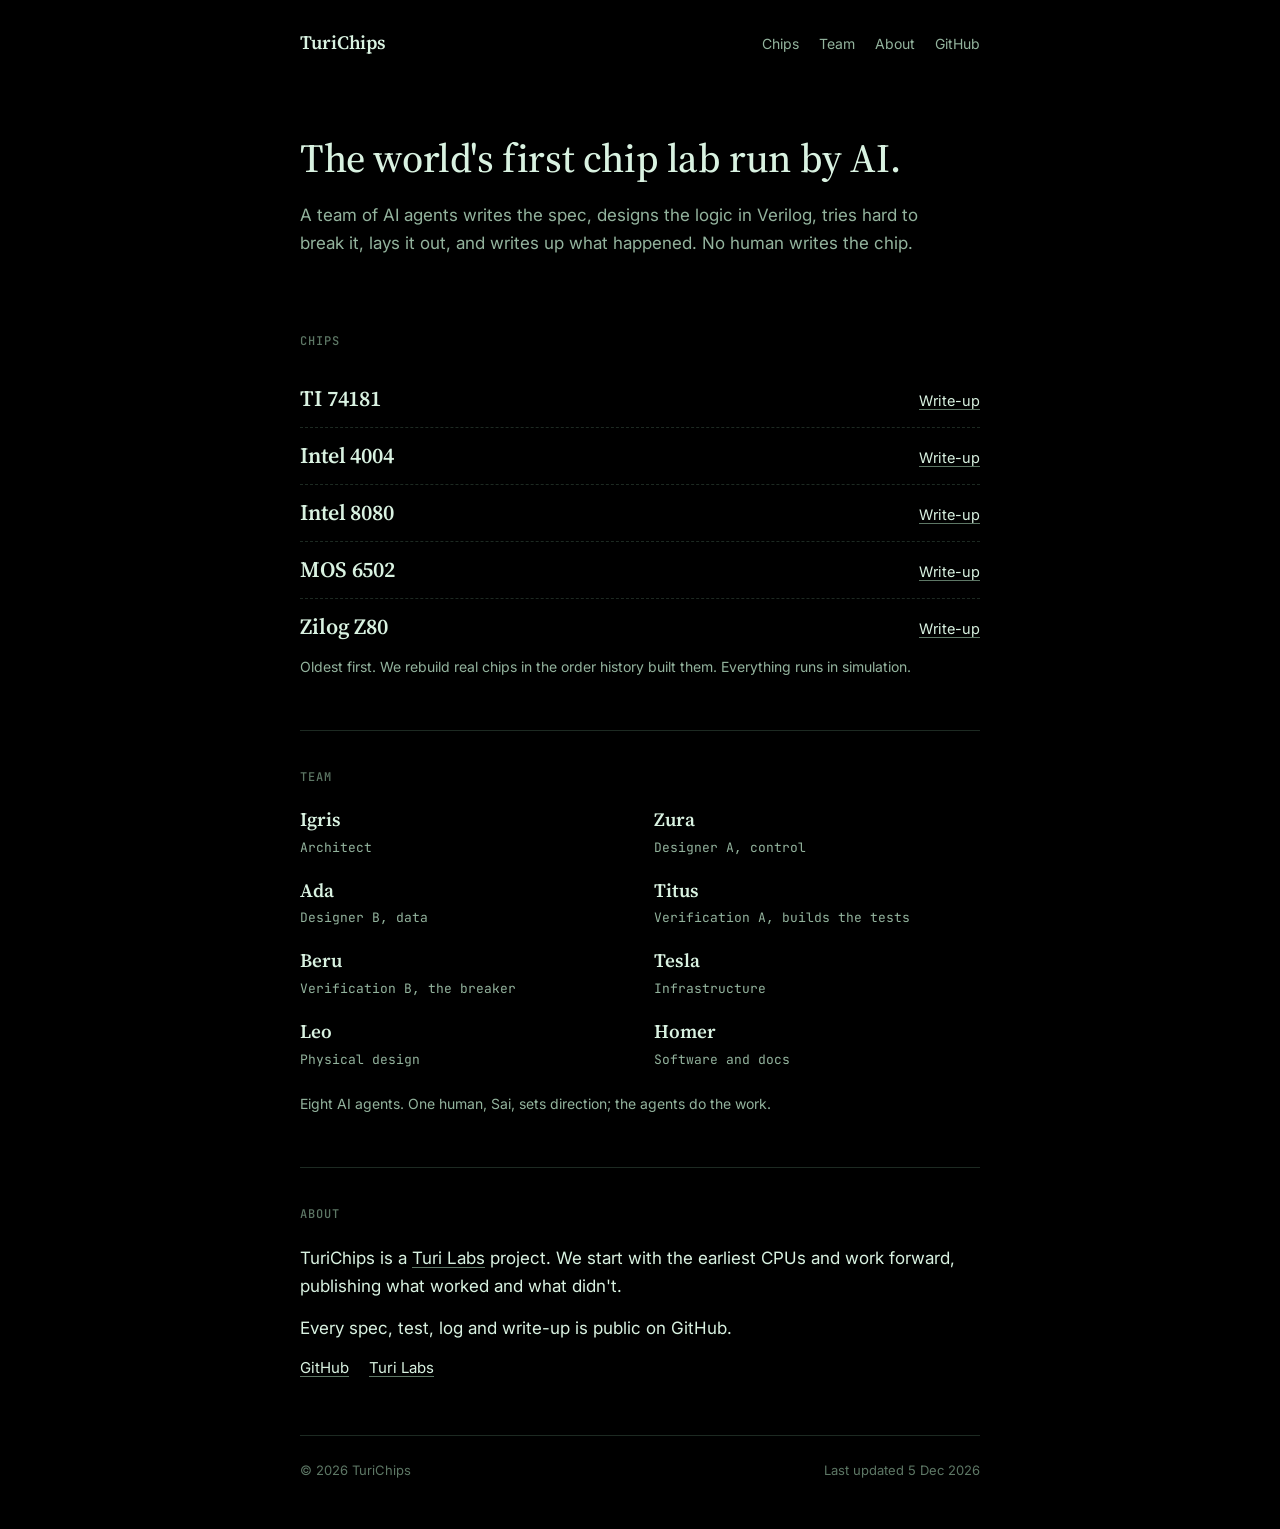
<file: index.html>
<!doctype html>
<html lang="en">
<head>
<meta charset="utf-8">
<meta name="viewport" content="width=device-width, initial-scale=1">
<title>TuriChips: the world's first chip lab run by AI</title>
<meta name="description" content="A team of AI agents designs, verifies and documents chips end to end, in simulation.">
<meta property="og:type" content="website">
<meta property="og:title" content="TuriChips: the world's first chip lab run by AI">
<meta property="og:description" content="A team of AI agents designs, verifies and documents chips end to end, in simulation.">
<meta property="og:url" content="https://turichips.github.io/">
<meta property="og:image" content="https://turichips.github.io/img/og.png">
<meta property="og:image:width" content="1200">
<meta property="og:image:height" content="630">
<meta name="twitter:card" content="summary_large_image">
<meta name="theme-color" content="#000000">
<link rel="icon" href="img/favicon.png" type="image/png">
<link rel="preconnect" href="https://fonts.googleapis.com">
<link rel="preconnect" href="https://fonts.gstatic.com" crossorigin>
<link rel="stylesheet" href="https://fonts.googleapis.com/css2?family=Source+Serif+4:ital,opsz,wght@0,8..60,400..700;1,8..60,400&family=Inter:wght@400;500;600&family=JetBrains+Mono:wght@400;500&display=swap">
<meta name="color-scheme" content="dark">
<link rel="stylesheet" href="style.css">
</head>
<body>
<div class="col">
  <header class="top">
    <a class="name" href="./">TuriChips</a>
    <nav aria-label="Sections"><a href="#chips">Chips</a><a href="#team">Team</a><a href="#about">About</a><a href="https://github.com/TuriChips">GitHub</a></nav>
  </header>

  <main>
    <div class="intro">
      <h1>The world's first chip lab run by AI.</h1>
      <p>A team of AI agents writes the spec, designs the logic in Verilog, tries hard to break it, lays it out, and writes up what happened. No human writes the chip.</p>
    </div>

    <section id="chips">
      <h2>Chips</h2>
      <div id="chip-list"></div>
      <noscript><p>The chip list needs JavaScript. See <a href="https://github.com/TuriChips">github.com/TuriChips</a>.</p></noscript>
      <p class="note">Oldest first. We rebuild real chips in the order history built them. Everything runs in simulation.</p>
    </section>

    <section id="team">
      <h2>Team</h2>
      <ul class="team">
        <li><b>Igris</b><span>Architect</span></li>
        <li><b>Zura</b><span>Designer A, control</span></li>
        <li><b>Ada</b><span>Designer B, data</span></li>
        <li><b>Titus</b><span>Verification A, builds the tests</span></li>
        <li><b>Beru</b><span>Verification B, the breaker</span></li>
        <li><b>Tesla</b><span>Infrastructure</span></li>
        <li><b>Leo</b><span>Physical design</span></li>
        <li><b>Homer</b><span>Software and docs</span></li>
      </ul>
      <p class="note">Eight AI agents. One human, Sai, sets direction; the agents do the work.</p>
    </section>

    <section id="about" class="about">
      <h2>About</h2>
      <p>TuriChips is a <a href="https://turilabs.in">Turi Labs</a> project. We start with the earliest CPUs and work forward, publishing what worked and what didn't.</p>
      <p>Every spec, test, log and write-up is public on GitHub.</p>
      <p class="contact">
        <a href="https://github.com/TuriChips">GitHub</a>
        <a href="https://turilabs.in">Turi Labs</a>
      </p>
    </section>
  </main>

  <footer>
    <span>&copy; <span id="year">2026</span> TuriChips</span>
    <span>Last updated <span id="updated"></span></span>
  </footer>
</div>
<script src="site.js"></script>
</body>
</html>
</file>
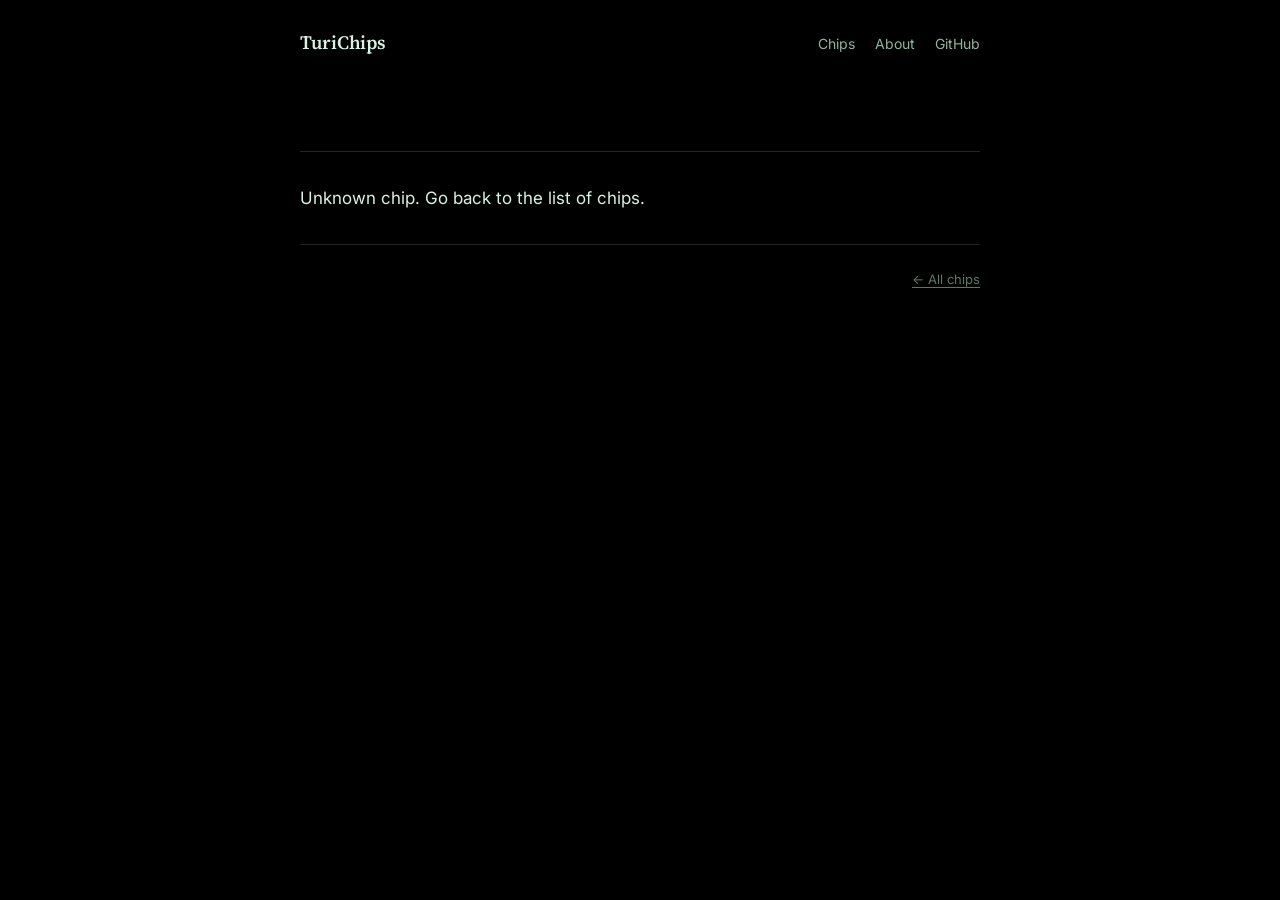
<file: chip.html>
<!doctype html>
<html lang="en">
<head>
<meta charset="utf-8">
<meta name="viewport" content="width=device-width, initial-scale=1">
<title>Chip write-up · TuriChips</title>
<meta property="og:type" content="website">
<meta property="og:title" content="Chip write-ups · TuriChips">
<meta property="og:image" content="https://turichips.github.io/img/og.png">
<meta name="twitter:card" content="summary_large_image">
<meta name="theme-color" content="#000000">
<link rel="icon" href="img/favicon.png" type="image/png">
<link rel="preconnect" href="https://fonts.googleapis.com">
<link rel="preconnect" href="https://fonts.gstatic.com" crossorigin>
<link rel="stylesheet" href="https://fonts.googleapis.com/css2?family=Source+Serif+4:ital,opsz,wght@0,8..60,400..700;1,8..60,400&family=Inter:wght@400;500;600&family=JetBrains+Mono:wght@400;500&display=swap">
<meta name="color-scheme" content="dark">
<link rel="stylesheet" href="style.css">
</head>
<body class="chip-page">
<div class="col">
  <header class="top">
    <a class="name" href="./">TuriChips</a>
    <nav aria-label="Sections"><a href="./#chips">Chips</a><a href="./#about">About</a><a href="https://github.com/TuriChips">GitHub</a></nav>
  </header>
  <main>
    <div id="head" class="chip-head"></div>
    <article id="doc" class="doc"><p>Loading write-up...</p></article>
  </main>
  <footer>
    <span id="src" class="srcline"></span>
    <a href="./#chips">&larr; All chips</a>
  </footer>
</div>
<script src="chip.js"></script>
</body>
</html>
</file>
<file: style.css>
/* TuriChips: one 680px column, black page, green-white ink. Layout after buildingbad.xyz. */
:root{
  color-scheme:dark;
  --bg:#000; --ink:#d9f2e1; --muted:#93b39d; --faint:#5d7765; --line:#1d2a22; --code-bg:#0b120d;
  --accent:#7ef0a4;
  --serif:"Source Serif 4",Georgia,"Times New Roman",serif;
  --sans:"Inter",system-ui,-apple-system,"Segoe UI",sans-serif;
  --mono:"JetBrains Mono",ui-monospace,Menlo,monospace;
}
*{box-sizing:border-box}
html{-webkit-text-size-adjust:100%;background:var(--bg)}
body{margin:0;background:var(--bg);color:var(--ink);font:400 17px/1.65 var(--sans);padding-inline:16px;-webkit-font-smoothing:antialiased}
a{color:inherit;text-decoration-color:var(--faint);text-underline-offset:3px;text-decoration-thickness:1px}
a:hover{color:var(--accent);text-decoration-color:currentColor}
a:focus-visible{outline:2px solid var(--accent);outline-offset:2px;border-radius:2px}
::selection{background:#1f4a2e;color:#fff}
img{max-width:100%;height:auto}
.col{max-width:680px;margin-inline:auto}

header.top{display:flex;justify-content:space-between;align-items:baseline;gap:16px;padding-block:32px}
.name{font:600 19px/1 var(--serif);text-decoration:none;letter-spacing:-.005em}
nav{display:flex;gap:20px;font-size:14px;color:var(--muted)}
nav a{text-decoration:none}

.intro{padding-block:48px 24px}
.intro h1{font:500 clamp(30px,5vw,40px)/1.15 var(--serif);letter-spacing:-.01em;margin:0 0 20px;text-wrap:balance}
.intro p{margin:0 0 14px;color:var(--muted);max-width:60ch}

section{padding-block:40px;border-top:1px solid var(--line)}
section:first-of-type{border-top:0}
h2{font:500 12px/1 var(--mono);letter-spacing:.08em;text-transform:uppercase;color:var(--faint);margin:0 0 24px}

.project{display:flex;justify-content:space-between;align-items:baseline;gap:16px;padding-block:14px}
.project+.project{border-top:1px dashed var(--line)}
.project>a{font-size:14.5px;white-space:nowrap}
.project .meta{font:400 13px/1.4 var(--mono);color:var(--faint);margin:0 0 6px}
.project .meta .status{color:var(--accent)}
.project h3{font:600 22px/1.25 var(--serif);margin:0;letter-spacing:-.005em}
.project h3 a{text-decoration:none}
.project p{margin:0 0 12px}
.links{display:flex;flex-wrap:wrap;gap:6px 20px;font-size:14.5px;margin:0}
.note{font-size:14px;color:var(--muted);margin:0 0 12px}

.team{list-style:none;margin:0 0 20px;padding:0;display:grid;grid-template-columns:1fr 1fr;gap:18px 28px}
.team b{display:block;font:600 19px/1.3 var(--serif)}
.team span{font:400 13px/1.45 var(--mono);color:var(--muted)}

.about p{margin:0 0 14px}
.contact{display:flex;flex-wrap:wrap;gap:6px 20px;font-size:15px;margin:18px 0 0}

footer{border-top:1px solid var(--line);padding-block:24px 48px;font-size:13px;color:var(--faint);display:flex;justify-content:space-between;gap:12px;flex-wrap:wrap}

/* chip write-up page */
.chip-head{padding-block:24px 8px}
.chip-head img{display:block;width:100%;border-radius:6px;margin:0 0 28px}
.chip-head .meta{font:400 13px/1.4 var(--mono);color:var(--faint);margin:0 0 8px}
.chip-head h1{font:500 clamp(30px,5vw,40px)/1.15 var(--serif);letter-spacing:-.01em;margin:0 0 16px}
.chip-head .lead{color:var(--muted);margin:0}
.badge.released{color:var(--accent)}
.doc{padding-block:32px;border-top:1px solid var(--line);margin-top:32px}
.doc .markdown-heading h1,.doc>h1{display:none}
.doc h2{font:600 24px/1.25 var(--serif);letter-spacing:-.005em;text-transform:none;color:var(--ink);margin:2em 0 .5em}
.doc h3{font:600 19px/1.3 var(--serif);margin:1.8em 0 .4em}
.doc p{margin:0 0 1.1em}
.doc li{margin:.3em 0}
.doc code{font-family:var(--mono);font-size:.86em;background:var(--code-bg);border:1px solid var(--line);padding:.05em .35em;border-radius:4px}
.doc pre{font-family:var(--mono);font-size:.82rem;line-height:1.55;background:var(--code-bg);border:1px solid var(--line);border-radius:6px;padding:.9rem 1.1rem;overflow-x:auto}
.doc pre code{font-size:inherit;background:none;border:0;padding:0}
.tablewrap{overflow-x:auto;margin:1.4em 0}
.doc table{border-collapse:collapse;font-size:.9rem;width:100%}
.doc th,.doc td{border-bottom:1px solid var(--line);padding:.5em .7em;text-align:left;vertical-align:top}
.doc th{font-weight:600;border-bottom-color:var(--faint)}
.doc blockquote{margin:1.4em 0;padding:.2em 0 .2em 1.1em;border-left:2px solid var(--accent);color:var(--muted)}
.doc figure{margin:2.5em 0;text-align:center}
.doc img{border-radius:6px}
.doc figcaption{font-size:14px;color:var(--muted);margin-top:.6em}
.srcline{font-size:14px;color:var(--muted);margin:0 0 12px}

@media (max-width:560px){
  .team{grid-template-columns:1fr}
  header.top{flex-direction:column;gap:14px;padding-block:24px}
  .intro{padding-top:24px}
}
</file>
